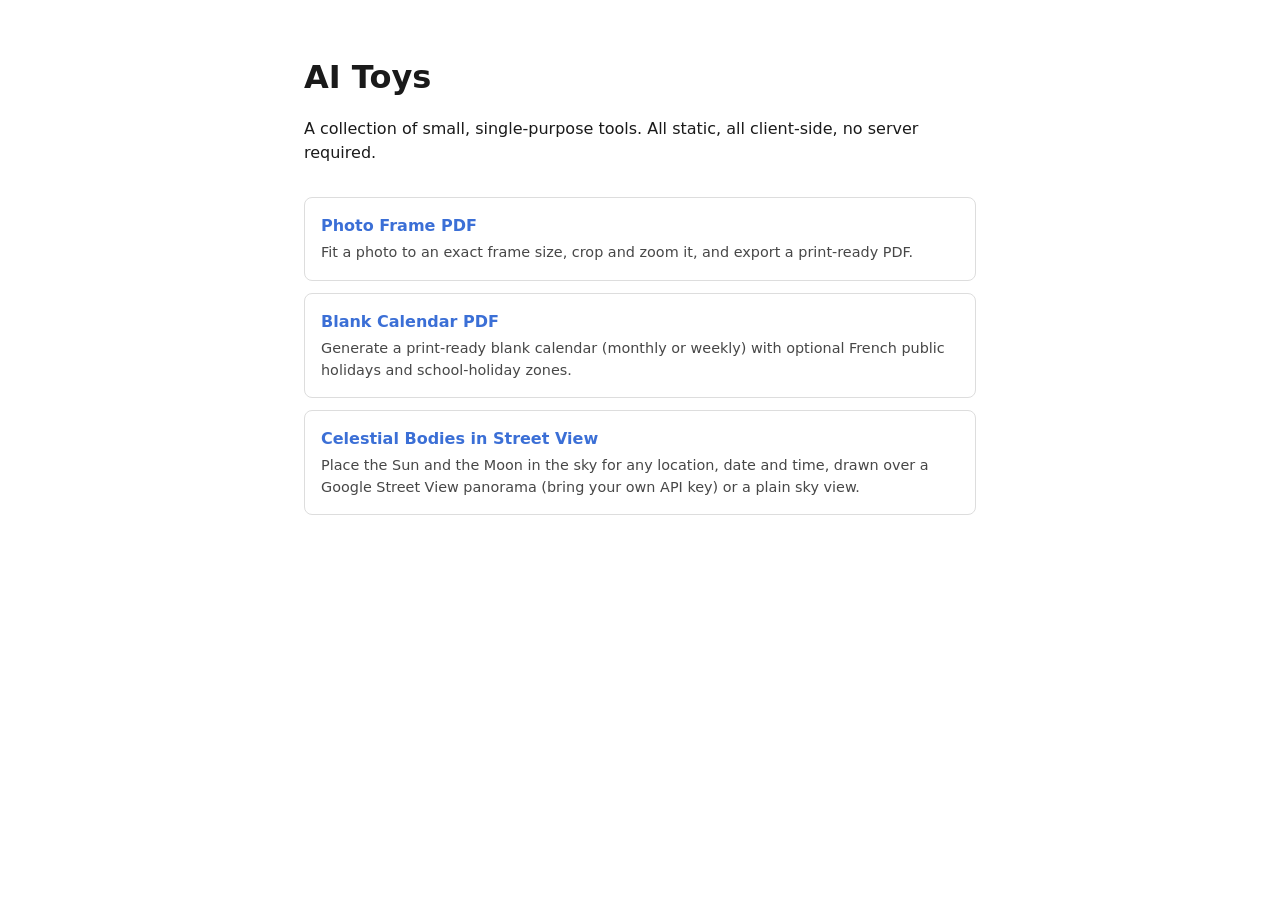
<file: index.html>
<!doctype html>
<html lang="en">
<head>
  <meta charset="UTF-8" />
  <meta name="viewport" content="width=device-width, initial-scale=1.0" />
  <title>AI Toys</title>
  <link rel="stylesheet" href="assets/style.css" />
</head>
<body>
  <header>
    <h1>AI Toys</h1>
    <p>A collection of small, single-purpose tools. All static, all client-side, no server required.</p>
  </header>

  <main>
    <ul id="tool-list" class="tool-list">
      <li>
        <a href="photo-frame-pdf/index.html">Photo Frame PDF</a>
        <p>Fit a photo to an exact frame size, crop and zoom it, and export a print-ready PDF.</p>
      </li>
      <li>
        <a href="calendar-pdf/index.html">Blank Calendar PDF</a>
        <p>Generate a print-ready blank calendar (monthly or weekly) with optional French public holidays and school-holiday zones.</p>
      </li>
      <li>
        <a href="celestial-streetview/index.html">Celestial Bodies in Street View</a>
        <p>Place the Sun and the Moon in the sky for any location, date and time, drawn over a Google Street View panorama (bring your own API key) or a plain sky view.</p>
      </li>
    </ul>
  </main>
</body>
</html>
</file>
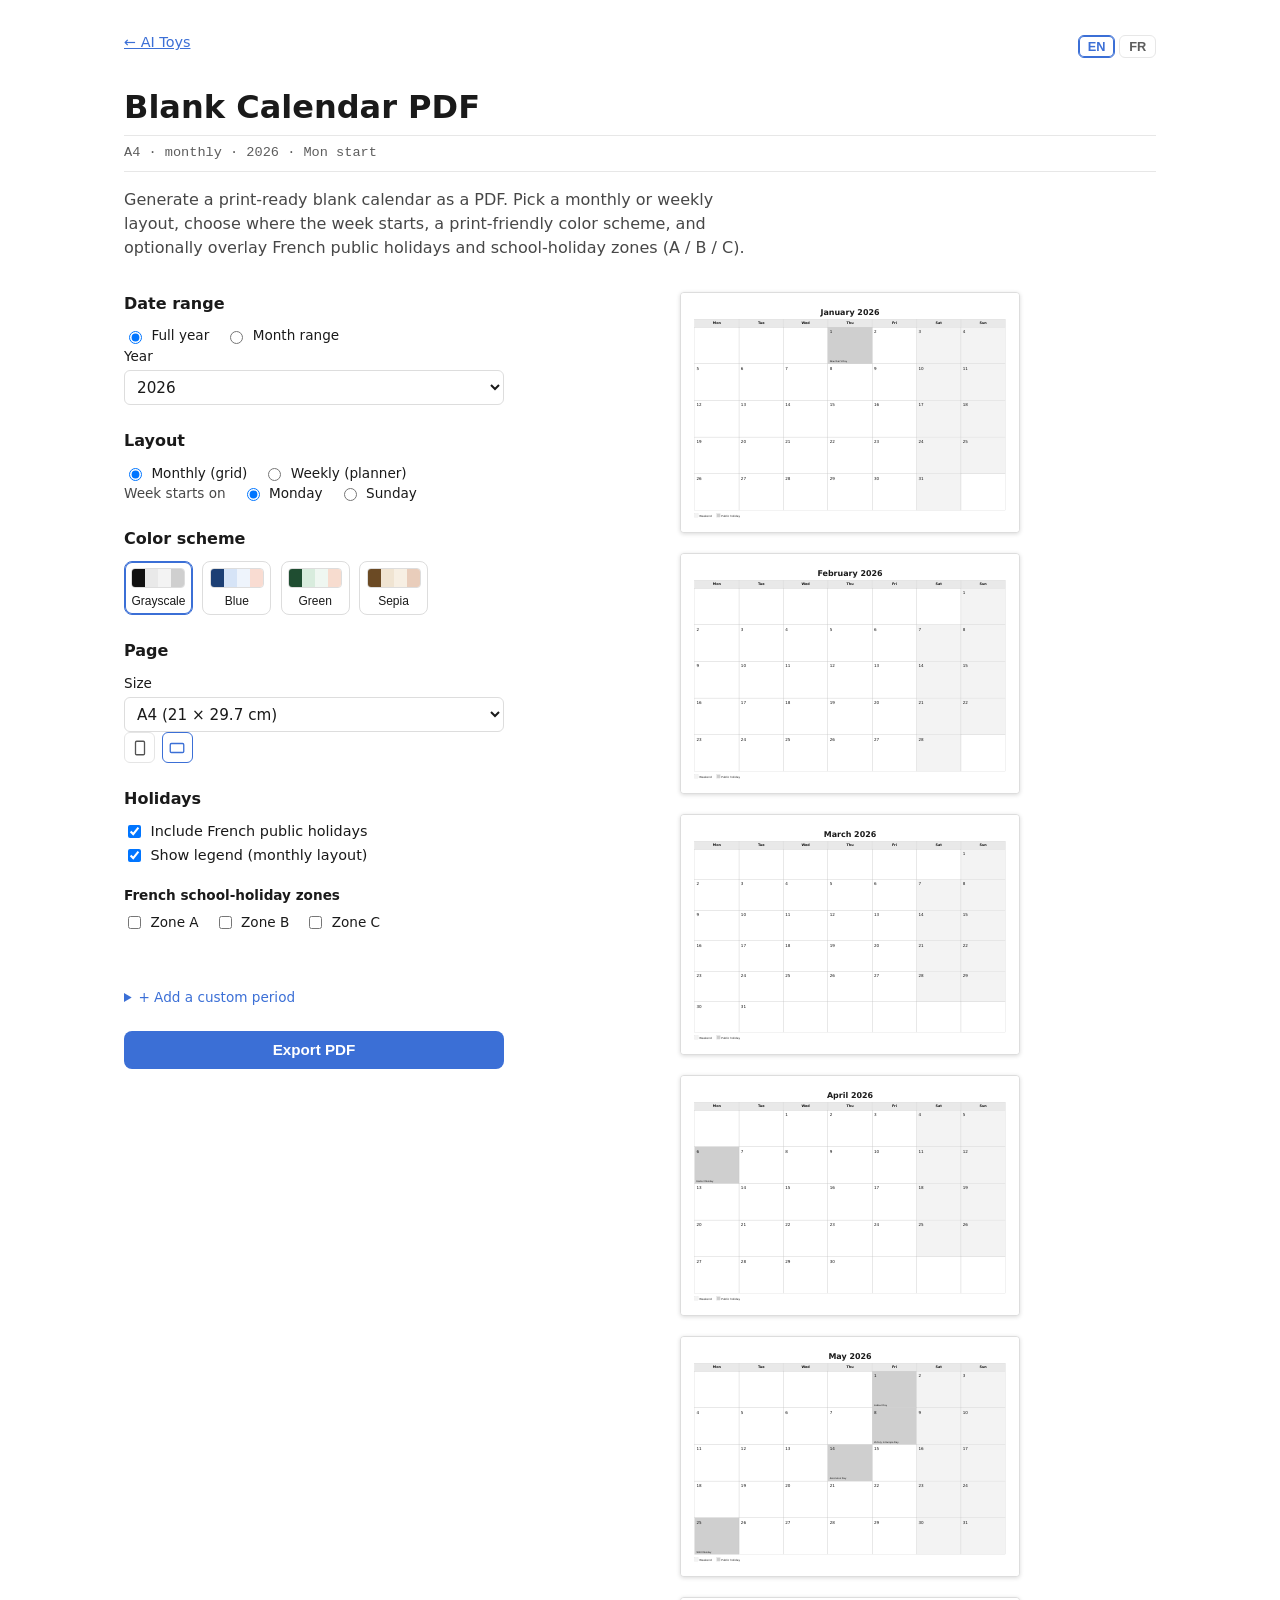
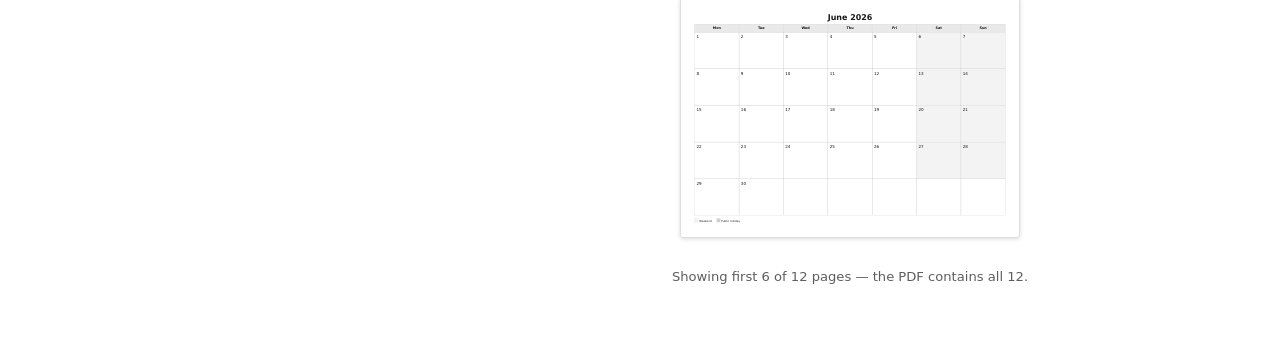
<file: calendar-pdf/index.html>
<!doctype html>
<html lang="en">
<head>
  <meta charset="UTF-8" />
  <meta name="viewport" content="width=device-width, initial-scale=1.0" />
  <title>Blank Calendar PDF — AI Toys</title>
  <link rel="stylesheet" href="../assets/style.css" />
  <link rel="stylesheet" href="style.css" />
</head>
<body class="wide">
  <header>
    <div class="header-top">
      <p class="back-link"><a href="../index.html">&larr; AI Toys</a></p>
      <div class="lang-toggle" role="radiogroup" aria-label="Language">
        <button type="button" data-lang="en" class="lang-btn">EN</button>
        <button type="button" data-lang="fr" class="lang-btn">FR</button>
      </div>
    </div>
    <h1 data-i18n="app_title">Blank Calendar PDF</h1>
    <p class="spec-line" id="spec-line"></p>
    <p class="lede" data-i18n="lede">Generate a print-ready blank calendar as a PDF. Pick a monthly or weekly layout, choose where the week starts, a print-friendly color scheme, and optionally overlay French public holidays and school-holiday zones (A / B / C).</p>
  </header>

  <main class="tool-layout">
    <section class="controls" aria-label="Settings">
      <div class="field-group">
        <h2 data-i18n="h_range">Date range</h2>
        <div class="field-row seg">
          <label><input type="radio" name="range-mode" value="year" checked /> <span data-i18n="opt_fullyear">Full year</span></label>
          <label><input type="radio" name="range-mode" value="months" /> <span data-i18n="opt_monthrange">Month range</span></label>
        </div>
        <div id="year-fields" class="field-row">
          <label><span data-i18n="lbl_year">Year</span>
            <select id="year-select"></select>
          </label>
        </div>
        <div id="months-fields" hidden>
          <div class="field-row">
            <label><span data-i18n="lbl_from_month">From (month)</span>
              <select id="start-month"></select>
            </label>
            <label><span data-i18n="lbl_year">Year</span>
              <select id="start-year"></select>
            </label>
          </div>
          <div class="field-row">
            <label><span data-i18n="lbl_to_month">To (month)</span>
              <select id="end-month"></select>
            </label>
            <label><span data-i18n="lbl_year">Year</span>
              <select id="end-year"></select>
            </label>
          </div>
        </div>
      </div>

      <div class="field-group">
        <h2 data-i18n="h_layout">Layout</h2>
        <div class="field-row seg">
          <label><input type="radio" name="layout" value="month" checked /> <span data-i18n="opt_monthly">Monthly (grid)</span></label>
          <label><input type="radio" name="layout" value="week" /> <span data-i18n="opt_weekly">Weekly (planner)</span></label>
        </div>
        <div class="field-row seg">
          <span class="seg-label" data-i18n="lbl_weekstart">Week starts on</span>
          <label><input type="radio" name="week-start" value="1" checked /> <span data-i18n="opt_monday">Monday</span></label>
          <label><input type="radio" name="week-start" value="0" /> <span data-i18n="opt_sunday">Sunday</span></label>
        </div>
      </div>

      <div class="field-group">
        <h2 data-i18n="h_colors">Color scheme</h2>
        <div id="theme-swatches" class="theme-swatches" role="radiogroup" aria-label="Color scheme"></div>
      </div>

      <div class="field-group">
        <h2 data-i18n="h_page">Page</h2>
        <div class="field-row">
          <label><span data-i18n="lbl_size">Size</span>
            <select id="page-size">
              <option value="a4" selected>A4 (21 × 29.7 cm)</option>
              <option value="letter">Letter (21.6 × 27.9 cm)</option>
            </select>
          </label>
        </div>
        <div class="orientation-row" role="group" aria-label="Page orientation">
          <label class="orientation-option">
            <input type="radio" name="orientation" value="portrait" />
            <svg class="orientation-icon" viewBox="0 0 24 24" aria-hidden="true"><rect x="6" y="3" width="12" height="18" rx="1.5" /></svg>
          </label>
          <label class="orientation-option">
            <input type="radio" name="orientation" value="landscape" checked />
            <svg class="orientation-icon" viewBox="0 0 24 24" aria-hidden="true"><rect x="3" y="6" width="18" height="12" rx="1.5" /></svg>
          </label>
        </div>
      </div>

      <div class="field-group">
        <h2 data-i18n="h_holidays">Holidays</h2>
        <label class="check-line">
          <input type="checkbox" id="include-holidays" checked />
          <span data-i18n="chk_publicholidays">Include French public holidays</span>
        </label>
        <label class="check-line">
          <input type="checkbox" id="show-legend" checked />
          <span data-i18n="chk_legend">Show legend (monthly layout)</span>
        </label>

        <p class="sub-label" data-i18n="lbl_zones">French school-holiday zones</p>
        <div class="field-row seg zones-row">
          <label><input type="checkbox" class="zone-toggle" value="A" /> Zone A</label>
          <label><input type="checkbox" class="zone-toggle" value="B" /> Zone B</label>
          <label><input type="checkbox" class="zone-toggle" value="C" /> Zone C</label>
        </div>
        <p id="zones-status" class="status-msg" role="status"></p>

        <ul id="period-list" class="period-list"></ul>

        <details class="add-period">
          <summary data-i18n="sum_addperiod">+ Add a custom period</summary>
          <div class="add-period-body">
            <label><span data-i18n="lbl_name">Name</span>
              <input type="text" id="custom-label" data-i18n-ph="ph_name" placeholder="e.g. Trip" maxlength="40" />
            </label>
            <div class="field-row">
              <label><span data-i18n="lbl_start">Start</span>
                <input type="date" id="custom-start" />
              </label>
              <label><span data-i18n="lbl_end">End</span>
                <input type="date" id="custom-end" />
              </label>
            </div>
            <button type="button" id="add-period-btn" class="secondary" data-i18n="btn_addperiod">Add period</button>
          </div>
        </details>
      </div>

      <button type="button" id="export-btn" class="primary" data-i18n="btn_export">Export PDF</button>
      <p id="status-msg" class="status-msg" role="status"></p>
    </section>

    <section class="preview-pane" aria-label="Calendar preview">
      <div id="pages-preview" class="pages-preview"></div>
      <p id="preview-note" class="preview-note"></p>
    </section>
  </main>

  <template id="period-item-template">
    <li class="period-item">
      <span class="period-swatch" aria-hidden="true"></span>
      <span class="period-text"></span>
      <button type="button" class="remove-period-btn" aria-label="Remove" title="Remove">&times;</button>
    </li>
  </template>

  <script src="vendor/jspdf.umd.min.js"></script>
  <script src="app.js"></script>
</body>
</html>
</file>
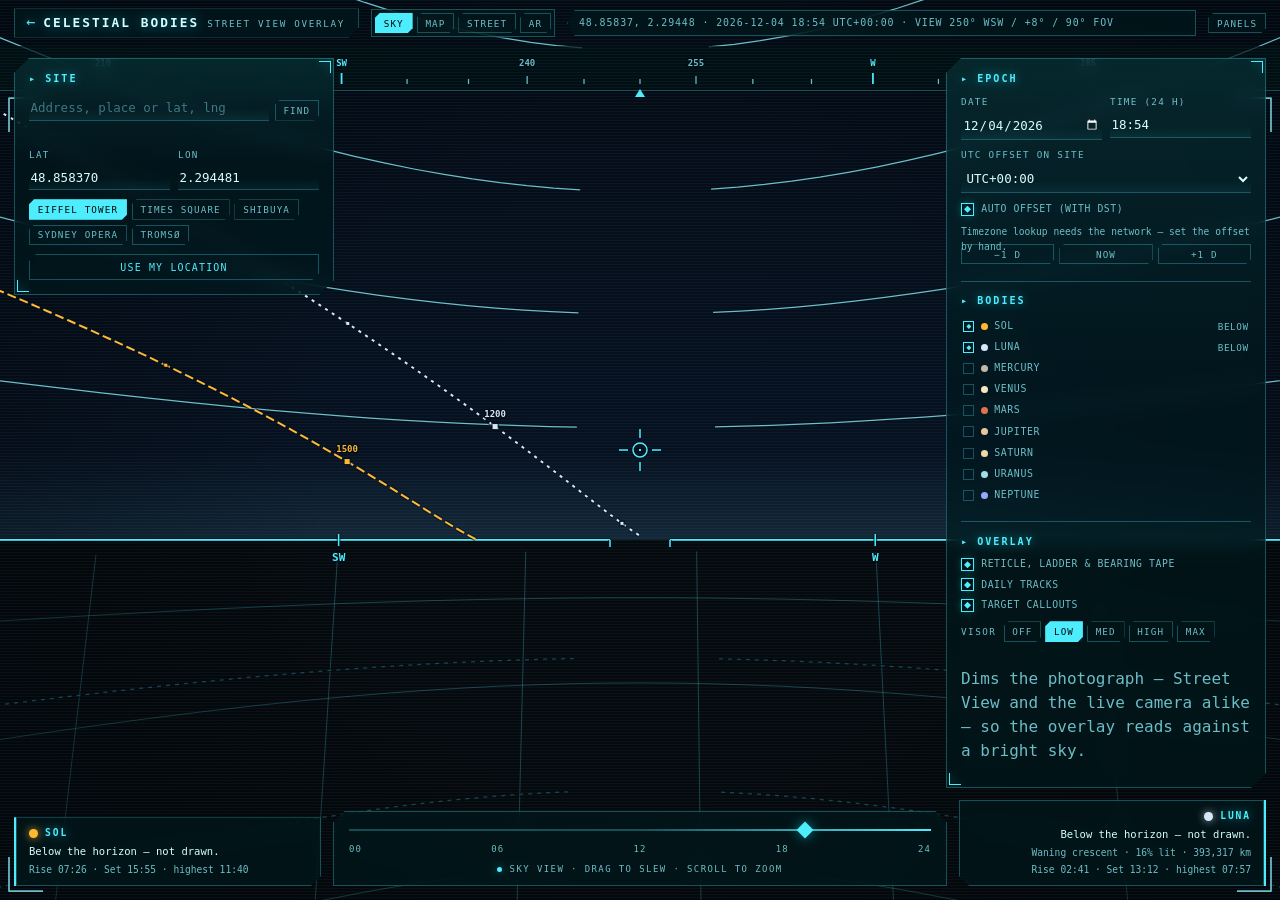
<file: celestial-streetview/index.html>
<!doctype html>
<html lang="en">
<head>
  <meta charset="UTF-8" />
  <meta name="viewport" content="width=device-width, initial-scale=1.0, viewport-fit=cover" />
  <!-- Never let a key passed as ?apikey= reach a third party in a Referer. -->
  <meta name="referrer" content="strict-origin" />
  <title>Celestial Bodies in Street View — AI Toys</title>
  <link rel="stylesheet" href="../assets/style.css" />
  <link rel="stylesheet" href="style.css" />
</head>
<body class="hud">
  <div class="view-wrap" id="view-wrap">
    <video id="cam" class="cam" playsinline muted autoplay hidden></video>
    <div id="pano" class="pano" hidden></div>
    <canvas id="overlay" class="overlay"></canvas>
  </div>

  <div class="hud-layer">
    <header class="hud-header">
      <div class="hud-ident">
        <a class="back-link" href="../index.html" title="Back to AI Toys">&larr;</a>
        <h1>Celestial Bodies</h1>
        <span class="hud-sub">street view overlay</span>
      </div>
      <div class="mode-row" id="mode-row" role="group" aria-label="View mode">
        <button type="button" class="chip" data-mode="sky">Sky</button>
        <button type="button" class="chip" data-mode="map">Map</button>
        <button type="button" class="chip" data-mode="street">Street</button>
        <button type="button" class="chip" data-mode="ar">AR</button>
      </div>
      <div class="panel-tabs" id="panel-tabs" role="group" aria-label="Panel">
        <button type="button" class="chip" data-panel="left" aria-pressed="true">Site</button>
        <button type="button" class="chip" data-panel="right" aria-pressed="false">Setup</button>
      </div>
      <p class="spec-line" id="spec-line"></p>
      <button type="button" class="chip" id="panels-toggle" aria-expanded="true">Panels</button>
    </header>

    <section class="hud-panel panel-left" aria-label="Location">
      <h2>&#9656; Site</h2>

      <div class="search-row">
        <input type="text" id="search-input" autocomplete="off" spellcheck="false" placeholder="Address, place or lat, lng" aria-label="Address or place" />
        <button type="button" class="chip" id="search-btn">Find</button>
      </div>
      <ul class="search-results" id="search-results" hidden></ul>
      <p class="status-msg" id="search-status"></p>

      <div class="field-row">
        <label><span>Lat</span>
          <input type="number" id="lat" step="0.000001" min="-90" max="90" value="48.858370" />
        </label>
        <label><span>Lon</span>
          <input type="number" id="lon" step="0.000001" min="-180" max="180" value="2.294481" />
        </label>
      </div>

      <div class="presets" id="presets"></div>
      <button type="button" class="secondary" id="geolocate-btn">Use my location</button>
    </section>

    <section class="hud-panel panel-right" aria-label="Time and view">
      <h2>&#9656; Epoch</h2>
      <div class="field-row">
        <label><span>Date</span>
          <input type="date" id="date" />
        </label>
        <label><span>Time (24 h)</span>
          <input type="text" id="time" inputmode="numeric" maxlength="5" placeholder="HH:MM" pattern="([01][0-9]|2[0-3]):[0-5][0-9]" />
        </label>
      </div>
      <label class="stacked"><span>UTC offset on site</span>
        <select id="tz"></select>
      </label>
      <label class="check-line"><input type="checkbox" id="auto-tz" checked /> <span>Auto offset (with DST)</span></label>
      <p class="status-msg" id="tz-status"></p>
      <div class="button-row">
        <button type="button" class="chip" id="prev-day">&minus;1 d</button>
        <button type="button" class="chip" id="now-btn">Now</button>
        <button type="button" class="chip" id="next-day">+1 d</button>
      </div>

      <h2 class="spaced">&#9656; Bodies</h2>
      <ul class="body-list" id="body-list"></ul>

      <h2 class="spaced">&#9656; Overlay</h2>
      <div class="check-list">
        <label class="check-line"><input type="checkbox" id="show-compass" checked /> <span>Reticle, ladder &amp; bearing tape</span></label>
        <label class="check-line"><input type="checkbox" id="show-paths" checked /> <span>Daily tracks</span></label>
        <label class="check-line"><input type="checkbox" id="show-labels" checked /> <span>Target callouts</span></label>
      </div>
      <div class="visor-row" id="visor-row" role="group" aria-label="Imagery dimmer">
        <span class="visor-label">Visor</span>
        <button type="button" class="chip" data-visor="0">Off</button>
        <button type="button" class="chip" data-visor="0.25">Low</button>
        <button type="button" class="chip" data-visor="0.45">Med</button>
        <button type="button" class="chip" data-visor="0.65">High</button>
        <button type="button" class="chip" data-visor="0.82">Max</button>
      </div>
      <p class="hint">Dims the photograph &mdash; Street View and the live camera alike &mdash; so the overlay reads against a bright sky.</p>

      <h2 class="spaced">&#9656; Calibration</h2>
      <p class="hint">Street View reports a zoom level, never its field of view. If the bodies slide off the scenery as you pan, the focal length is off — correct it here. <strong>Street View only:</strong> in AR, pinch the picture instead until the bodies sit on the scenery.</p>
      <div class="visor-row" id="basis-row" role="group" aria-label="Field of view basis">
        <span class="visor-label">Basis</span>
        <button type="button" class="chip" data-basis="width">W</button>
        <button type="button" class="chip" data-basis="height">H</button>
        <button type="button" class="chip" data-basis="diagonal">Diag</button>
      </div>
      <label class="stacked"><span>FOV trim <b id="trim-value">×1.00</b></span>
        <input type="range" id="fov-trim" min="0.6" max="1.6" step="0.01" value="1" />
      </label>
      <label class="check-line"><input type="checkbox" id="use-sensors" /> <span>Point with the phone (compass &amp; tilt)</span></label>
      <div class="align-block" id="align-block" hidden>
        <div class="visor-row">
          <button type="button" class="chip" id="align-start">Align on a body&hellip;</button>
          <button type="button" class="chip" id="align-confirm" hidden>Confirm</button>
          <button type="button" class="chip" id="align-reset">Reset trim</button>
        </div>
        <div class="presets" id="align-picker" hidden></div>
        <p class="status-msg" id="align-status"></p>
      </div>
      <button type="button" class="secondary" id="key-btn">Street View imagery&hellip;</button>
      <p class="status-msg" id="status-msg"></p>
      <p class="status-msg" id="sensor-status"></p>
      <label class="check-line"><input type="checkbox" id="show-sensor-raw" /> <span>Show raw sensor values</span></label>
      <p class="status-msg" id="sensor-raw"></p>
    </section>

    <footer class="hud-footer">
      <dl class="readout" id="sun-readout">
        <dt class="readout-title"><span class="swatch sun"></span> Sol</dt>
        <dd id="sun-position">&mdash;</dd>
        <dd class="muted" id="sun-times">&mdash;</dd>
      </dl>

      <div class="scrub">
        <input type="range" id="time-slider" min="0" max="1439" step="1" value="720" aria-label="Time of day" />
        <div class="scrub-ticks"><span>00</span><span>06</span><span>12</span><span>18</span><span>24</span></div>
        <p class="view-note" id="view-note">SKY VIEW &middot; DRAG TO SLEW &middot; SCROLL TO ZOOM</p>
      </div>

      <dl class="readout" id="moon-readout">
        <dt class="readout-title"><span class="swatch moon"></span> Luna</dt>
        <dd id="moon-position">&mdash;</dd>
        <dd class="muted" id="moon-phase">&mdash;</dd>
        <dd class="muted" id="moon-times">&mdash;</dd>
      </dl>
    </footer>
  </div>

  <dialog id="key-dialog" class="key-dialog">
    <form method="dialog">
      <h2>Street View imagery</h2>
      <p>This tool draws celestial bodies on top of a real Google Street View panorama. Google charges for that imagery, so it needs <strong>your own API key</strong> — there is no server behind this page to hold one for you.</p>
      <ol class="steps">
        <li>Open the <a href="https://console.cloud.google.com/google/maps-apis/" target="_blank" rel="noopener noreferrer">Google Maps Platform console</a> and pick or create a project (billing must be enabled; Google includes a monthly free allowance).</li>
        <li>Enable the <strong>Maps JavaScript API</strong> for that project.</li>
        <li>Go to <em>Credentials &rarr; Create credentials &rarr; API key</em>.</li>
        <li>Restrict the key to the sites you use it from (HTTP referrer) so nobody else can spend it.</li>
      </ol>
      <p class="privacy"><strong>Where the key goes:</strong> it is kept in this browser&rsquo;s local storage and sent only to Google when the panorama loads. This page has no backend and never transmits it anywhere else. Clear it any time with <em>Remove key</em>.</p>
      <p class="privacy"><strong>Preloading it from a link:</strong> open <code>?apikey=YOUR_KEY</code> (or the safer <code>#apikey=YOUR_KEY</code>, which never reaches any server) and the key is saved here, then wiped from the address bar so it cannot be bookmarked or copied out by accident. Treat such a link as the key itself &mdash; anyone you send it to gets your quota. Restrict the key by HTTP referrer first.</p>
      <label class="stacked"><span>API key</span>
        <input type="text" id="key-input" autocomplete="off" spellcheck="false" placeholder="AIza…" />
      </label>
      <p class="status-msg" id="key-status"></p>
      <p class="privacy">Without a key everything still works in <strong>Sky view</strong>: same positions, same tracks, just a plain horizon instead of a photo.</p>
      <div class="dialog-actions">
        <button type="button" class="chip" id="key-remove">Remove key</button>
        <span class="spacer"></span>
        <button type="submit" class="chip" value="cancel">Cancel</button>
        <button type="button" class="primary" id="key-save">Save &amp; load imagery</button>
      </div>
    </form>
  </dialog>

  <script src="astro.js"></script>
  <script src="app.js"></script>
</body>
</html>
</file>
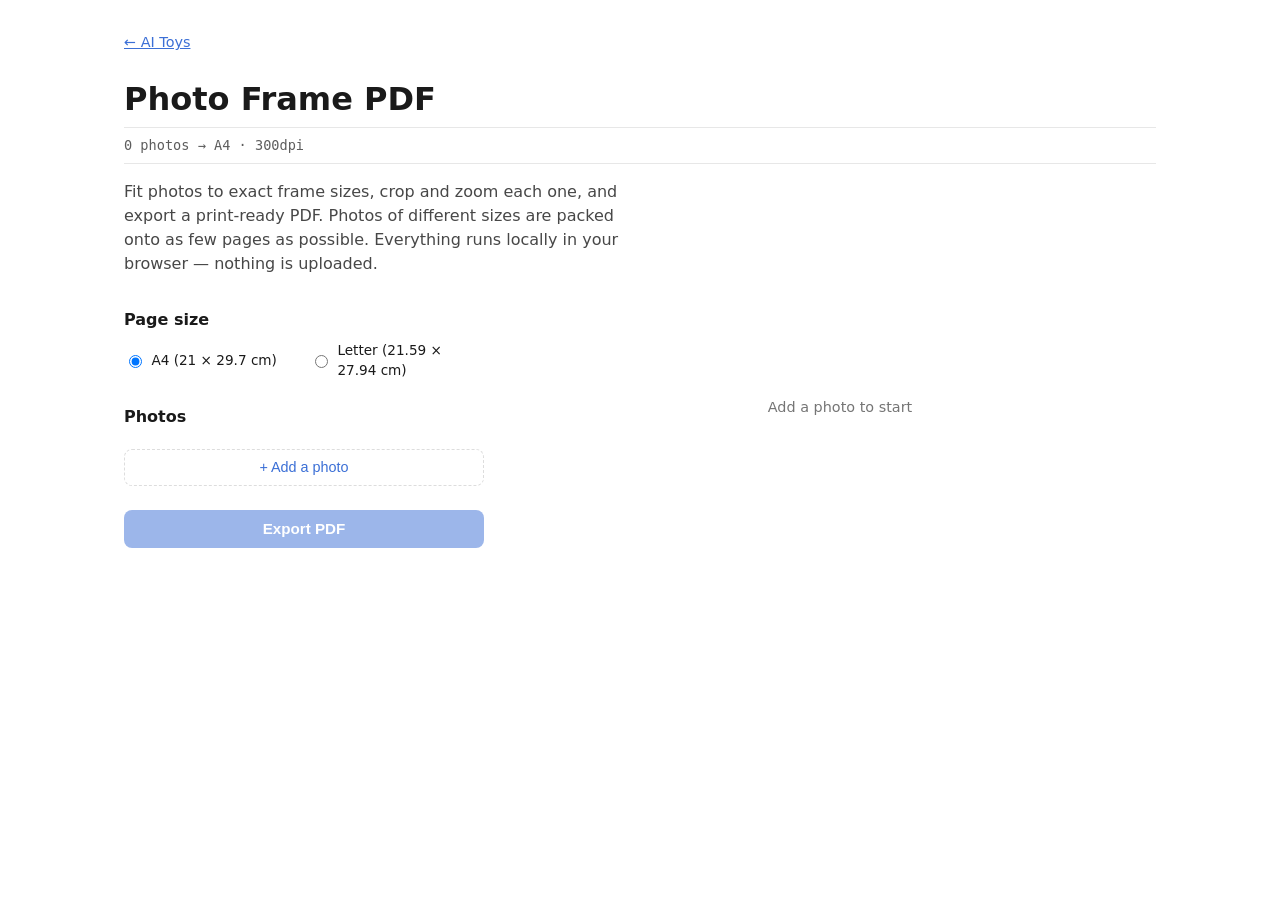
<file: photo-frame-pdf/index.html>
<!doctype html>
<html lang="en">
<head>
  <meta charset="UTF-8" />
  <meta name="viewport" content="width=device-width, initial-scale=1.0" />
  <title>Photo Frame PDF — AI Toys</title>
  <link rel="stylesheet" href="../assets/style.css" />
  <link rel="stylesheet" href="style.css" />
</head>
<body class="wide">
  <header>
    <p class="back-link"><a href="../index.html">&larr; AI Toys</a></p>
    <h1>Photo Frame PDF</h1>
    <p class="spec-line" id="spec-line">0 photos &rarr; A4 &middot; 300dpi</p>
    <p class="lede">Fit photos to exact frame sizes, crop and zoom each one, and export a print-ready PDF. Photos of different sizes are packed onto as few pages as possible. Everything runs locally in your browser — nothing is uploaded.</p>
  </header>

  <main class="tool-layout">
    <section class="controls" aria-label="Settings">
      <div class="field-group">
        <h2>Page size</h2>
        <div class="field-row">
          <label>
            <input type="radio" name="page-size" value="a4" checked />
            A4 (21 × 29.7 cm)
          </label>
          <label>
            <input type="radio" name="page-size" value="letter" />
            Letter (21.59 × 27.94 cm)
          </label>
        </div>
      </div>

      <div class="field-group">
        <h2>Photos</h2>
        <ul id="photo-list" class="photo-list"></ul>
        <button type="button" id="add-photo-btn" class="secondary">+ Add a photo</button>
        <input type="file" id="photo-input" accept="image/*" hidden />
      </div>

      <button type="button" id="export-btn" class="primary" disabled>Export PDF</button>
      <p id="status-msg" class="status-msg" role="status"></p>
    </section>

    <section class="preview-pane" aria-label="Page layout preview">
      <div id="pages-preview" class="pages-preview">
        <p class="placeholder" id="placeholder-msg">Add a photo to start</p>
      </div>
    </section>
  </main>

  <template id="photo-item-template">
    <li class="photo-item">
      <div class="photo-item-crop">
        <div class="crop-stage">
          <canvas class="crop-canvas"></canvas>
        </div>
      </div>
      <div class="photo-item-fields">
        <div class="field-row">
          <label>
            Width (cm)
            <input type="number" class="frame-width" min="1" step="0.1" value="10" />
          </label>
          <label>
            Height (cm)
            <input type="number" class="frame-height" min="1" step="0.1" value="15" />
          </label>
        </div>
        <div class="orientation-row" role="group" aria-label="Frame orientation">
          <label class="orientation-option">
            <input type="radio" name="orientation" value="portrait" checked />
            <svg class="orientation-icon" viewBox="0 0 24 24" aria-hidden="true">
              <rect x="6" y="3" width="12" height="18" rx="1.5" />
            </svg>
          </label>
          <label class="orientation-option">
            <input type="radio" name="orientation" value="landscape" />
            <svg class="orientation-icon" viewBox="0 0 24 24" aria-hidden="true">
              <rect x="3" y="6" width="18" height="12" rx="1.5" />
            </svg>
          </label>
        </div>
        <div class="presets">
          <button type="button" data-w="10" data-h="15">10×15</button>
          <button type="button" data-w="13" data-h="18">13×18</button>
          <button type="button" data-w="15" data-h="20">15×20</button>
          <button type="button" data-w="21" data-h="29.7">A4</button>
        </div>
        <label class="bleed-field">
          Safety margin (mm)
          <input type="number" class="bleed-margin" min="0" step="0.5" value="2" />
        </label>
      </div>
      <button type="button" class="remove-photo-btn" aria-label="Remove this photo" title="Remove this photo">&times;</button>
    </li>
  </template>

  <script src="vendor/jspdf.umd.min.js"></script>
  <script src="app.js"></script>
</body>
</html>
</file>
<file: assets/style.css>
:root {
  color-scheme: light dark;
  --bg: #ffffff;
  --fg: #1a1a1a;
  --accent: #3b6fd6;
  --border: #dddddd;
}

@media (prefers-color-scheme: dark) {
  :root {
    --bg: #12141a;
    --fg: #eaeaea;
    --accent: #7aa2ff;
    --border: #333333;
  }
}

* {
  box-sizing: border-box;
}

body {
  margin: 0 auto;
  max-width: 720px;
  padding: 2rem 1.5rem 4rem;
  background: var(--bg);
  color: var(--fg);
  font-family: system-ui, -apple-system, "Segoe UI", Roboto, sans-serif;
  line-height: 1.5;
}

header {
  margin-bottom: 2rem;
}

header h1 {
  margin-bottom: 0.25rem;
}

a {
  color: var(--accent);
}

.tool-list {
  list-style: none;
  padding: 0;
  margin: 0;
  display: flex;
  flex-direction: column;
  gap: 0.75rem;
}

.tool-list li {
  border: 1px solid var(--border);
  border-radius: 8px;
  padding: 1rem;
}

.tool-list a {
  font-weight: 600;
  text-decoration: none;
}

.tool-list a:hover {
  text-decoration: underline;
}

.tool-list p {
  margin: 0.25rem 0 0;
  opacity: 0.8;
  font-size: 0.9rem;
}
</file>
<file: calendar-pdf/style.css>
/* Blank Calendar PDF — uses the shared color tokens from assets/style.css */

body.wide {
  max-width: 1080px;
}

[hidden] {
  display: none !important;
}

.header-top {
  display: flex;
  align-items: center;
  justify-content: space-between;
  gap: 1rem;
}

.back-link {
  margin: 0 0 0.5rem;
  font-size: 0.9rem;
}

.lang-toggle {
  display: flex;
  gap: 0.25rem;
}

.lang-btn {
  border: 1px solid var(--border);
  background: transparent;
  color: var(--fg);
  border-radius: 6px;
  padding: 0.2rem 0.55rem;
  font-size: 0.8rem;
  font-weight: 600;
  cursor: pointer;
  opacity: 0.7;
}

.lang-btn:hover {
  border-color: var(--accent);
  color: var(--accent);
  opacity: 1;
}

.lang-btn[aria-checked="true"] {
  border-color: var(--accent);
  color: var(--accent);
  opacity: 1;
  box-shadow: inset 0 0 0 1px var(--accent);
}

.spec-line {
  font-family: ui-monospace, "SFMono-Regular", Menlo, Consolas, monospace;
  font-size: 0.85rem;
  color: var(--fg);
  opacity: 0.7;
  border-top: 1px solid var(--border);
  border-bottom: 1px solid var(--border);
  padding: 0.45rem 0;
  margin: 0 0 1rem;
}

.lede {
  opacity: 0.8;
  max-width: 62ch;
}

.tool-layout {
  display: grid;
  grid-template-columns: minmax(300px, 380px) minmax(0, 1fr);
  gap: clamp(1.5rem, 4vw, 2.5rem);
  align-items: start;
}

@media (max-width: 820px) {
  .tool-layout {
    grid-template-columns: 1fr;
  }
}

.controls {
  display: flex;
  flex-direction: column;
  gap: 1.5rem;
  min-width: 0;
}

.field-group h2 {
  font-size: 1rem;
  margin: 0 0 0.6rem;
}

.field-row {
  display: flex;
  flex-wrap: wrap;
  gap: 0.75rem;
  align-items: end;
}

.field-row label {
  display: flex;
  flex-direction: column;
  gap: 0.25rem;
  font-size: 0.85rem;
  flex: 1;
  min-width: 90px;
}

.field-row.seg {
  gap: 1rem;
}

.field-row.seg label,
.check-line,
.zones-row label {
  flex-direction: row;
  align-items: center;
  gap: 0.4rem;
  flex: 0 0 auto;
  min-width: 0;
  cursor: pointer;
}

.seg-label {
  font-size: 0.85rem;
  opacity: 0.8;
}

.sub-label {
  font-size: 0.85rem;
  font-weight: 600;
  margin: 1rem 0 0.4rem;
}

.check-line {
  display: inline-flex;
  font-size: 0.9rem;
}

select,
input[type="text"],
input[type="date"] {
  padding: 0.4rem 0.5rem;
  border: 1px solid var(--border);
  border-radius: 6px;
  background: transparent;
  color: var(--fg);
  font-size: 0.95rem;
  width: 100%;
  font-family: inherit;
}

select {
  cursor: pointer;
}

select:focus-visible,
input:focus-visible,
button:focus-visible,
.theme-swatch:focus-visible,
.orientation-option:has(input:focus-visible) {
  outline: 2px solid var(--accent);
  outline-offset: 2px;
}

/* --- Color scheme swatches --- */

.theme-swatches {
  display: flex;
  flex-wrap: wrap;
  gap: 0.6rem;
}

.theme-swatch {
  display: flex;
  flex-direction: column;
  align-items: center;
  gap: 0.35rem;
  padding: 0.4rem;
  border: 1px solid var(--border);
  border-radius: 8px;
  background: transparent;
  color: var(--fg);
  cursor: pointer;
  font-size: 0.75rem;
  min-width: 68px;
}

.theme-swatch:hover {
  border-color: var(--accent);
}

.theme-swatch[aria-checked="true"] {
  border-color: var(--accent);
  box-shadow: inset 0 0 0 1px var(--accent);
}

.theme-swatch .swatch-strip {
  display: flex;
  border-radius: 4px;
  overflow: hidden;
  width: 54px;
  height: 20px;
  border: 1px solid var(--border);
}

.theme-swatch .swatch-strip span {
  flex: 1;
}

/* --- Orientation toggle (shared pattern with photo-frame-pdf) --- */

.orientation-row {
  display: flex;
  gap: 0.4rem;
}

.orientation-option {
  position: relative;
  display: flex;
  align-items: center;
  justify-content: center;
  padding: 0.35rem;
  border: 1px solid var(--border);
  border-radius: 6px;
  cursor: pointer;
  opacity: 0.75;
}

.orientation-option:hover,
.orientation-option:has(input:checked) {
  border-color: var(--accent);
  color: var(--accent);
  opacity: 1;
}

.orientation-option input[type="radio"] {
  position: absolute;
  width: 1px;
  height: 1px;
  overflow: hidden;
  clip: rect(0 0 0 0);
}

.orientation-icon {
  width: 18px;
  height: 18px;
  fill: none;
  stroke: currentColor;
  stroke-width: 1.75;
}

/* --- Period list --- */

.period-list {
  list-style: none;
  margin: 0.75rem 0 0;
  padding: 0;
  display: flex;
  flex-direction: column;
  gap: 0.4rem;
}

.period-item {
  display: flex;
  align-items: center;
  gap: 0.5rem;
  border: 1px solid var(--border);
  border-radius: 6px;
  padding: 0.35rem 0.5rem;
  font-size: 0.82rem;
}

.period-swatch {
  width: 14px;
  height: 14px;
  border-radius: 3px;
  border: 1px solid var(--border);
  flex: 0 0 auto;
}

.period-text {
  flex: 1;
  min-width: 0;
}

.remove-period-btn {
  width: 1.4rem;
  height: 1.4rem;
  line-height: 1;
  border: 1px solid var(--border);
  border-radius: 50%;
  background: transparent;
  color: var(--fg);
  opacity: 0.6;
  cursor: pointer;
  font-size: 0.9rem;
  flex: 0 0 auto;
}

.remove-period-btn:hover {
  border-color: var(--accent);
  color: var(--accent);
  opacity: 1;
}

.add-period {
  margin-top: 0.75rem;
  font-size: 0.85rem;
}

.add-period summary {
  cursor: pointer;
  color: var(--accent);
}

.add-period-body {
  display: flex;
  flex-direction: column;
  gap: 0.5rem;
  margin-top: 0.6rem;
}

/* --- Buttons --- */

button.primary {
  background: var(--accent);
  color: #fff;
  border: none;
  border-radius: 8px;
  padding: 0.65rem 1rem;
  font-size: 0.95rem;
  cursor: pointer;
  font-weight: 600;
}

button.primary:disabled {
  opacity: 0.5;
  cursor: not-allowed;
}

button.secondary {
  background: transparent;
  color: var(--accent);
  border: 1px dashed var(--border);
  border-radius: 8px;
  padding: 0.55rem 1rem;
  font-size: 0.9rem;
  cursor: pointer;
}

button.secondary:hover {
  border-color: var(--accent);
}

.status-msg {
  font-size: 0.82rem;
  min-height: 1.2em;
  opacity: 0.85;
}

/* --- Preview --- */

.preview-pane {
  display: flex;
  flex-direction: column;
  align-items: center;
  gap: 1rem;
  min-width: 0;
  width: 100%;
}

.pages-preview {
  display: flex;
  flex-wrap: wrap;
  justify-content: center;
  gap: 1.25rem;
  width: 100%;
  min-height: 200px;
}

.page-svg {
  width: var(--sheet-w, 240px);
  height: auto;
  border: 1px solid var(--border);
  border-radius: 4px;
  background: #fff;
  box-shadow: 0 1px 4px rgba(0, 0, 0, 0.15);
}

.preview-note {
  font-size: 0.82rem;
  opacity: 0.7;
  text-align: center;
}

@media (prefers-reduced-motion: no-preference) {
  .theme-swatch,
  button.secondary,
  button.primary,
  .remove-period-btn,
  .orientation-option {
    transition: border-color 0.15s ease, color 0.15s ease, opacity 0.15s ease;
  }
}
</file>
<file: celestial-streetview/style.css>
/* Celestial Bodies in Street View — layout and HUD skin.

   The shared color tokens from assets/style.css are never redefined here. The
   --hud-* variables below are *new* names scoped to this tool's body: the page
   is a full-viewport overlay sitting on photography, so its panels need a
   surface that stays legible over a night panorama in either system theme.
   var(--accent) still drives focus rings and the primary action.

   Everything is driven off a single hue: set --hud-hue to 35 for an amber
   cockpit, 145 for phosphor green. app.js reads these same custom properties
   back out with getComputedStyle, so the canvas HUD recolors with the CSS. */

@property --hud-sweep {
  syntax: "<percentage>";
  initial-value: -20%;
  inherits: false;
}

@property --hud-pulse {
  syntax: "<number>";
  initial-value: 1;
  inherits: false;
}

body.hud {
  --hud-hue: 205;
  --hud-ink: oklch(0.87 0.13 var(--hud-hue));
  --hud-ink-strong: oklch(0.97 0.04 var(--hud-hue));
  --hud-ink-dim: oklch(0.84 0.09 var(--hud-hue) / 0.85);
  --hud-line: oklch(0.8 0.12 var(--hud-hue) / 0.32);
  --hud-faint: oklch(0.82 0.12 var(--hud-hue) / 0.28);
  --visor: 0.25;
  --hud-glow: oklch(0.87 0.16 var(--hud-hue) / 0.55);
  --hud-surface: oklch(0.19 0.035 var(--hud-hue) / 0.66);
  --hud-canvas-panel: oklch(0.16 0.03 var(--hud-hue) / 0.72);
  --hud-void: oklch(0.13 0.02 var(--hud-hue));
  --hud-sun: oklch(0.83 0.16 78);
  --hud-moon: oklch(0.92 0.03 250);

  --hud-top: 46px;
  --notch: 15px;
  --mono: ui-monospace, "SFMono-Regular", Menlo, Consolas, monospace;

  margin: 0;
  padding: 0;
  max-width: none;
  block-size: 100dvh;
  overflow: hidden;
  overscroll-behavior: none;
  background: var(--hud-void);
  color: var(--hud-ink-strong);
  font-family: var(--mono);
  text-rendering: optimizeLegibility;
}

[hidden] {
  display: none !important;
}

::selection {
  background: var(--hud-ink);
  color: var(--hud-void);
}

/* --- Stage: panorama + overlay canvas ---------------------------------- */

.view-wrap {
  position: fixed;
  inset: 0;
  overflow: hidden;
  background: var(--hud-void);
}

.cam {
  position: absolute;
  inset: 0;
  z-index: 0;
  inline-size: 100%;
  block-size: 100%;
  object-fit: cover;
  background: #000;
}

.pano,
.overlay {
  position: absolute;
  inset: 0;
  inline-size: 100%;
  block-size: 100%;
}

/* z-index 0 forces the panorama to build its own stacking context, so the
   high z-index layers Google injects inside it cannot paint over the overlay.
   Without this the whole HUD vanishes the moment Street View loads. */
.pano {
  z-index: 0;
}

.overlay {
  display: block;
  z-index: 2;
  touch-action: none;
  cursor: grab;
}

.view-wrap.street .overlay {
  pointer-events: none;
  cursor: default;
}

/* Visor: a scrim slid between the photograph (z 0) and the HUD (z 2). Street
   View only — the imageless sky view is already dark enough. */
.view-wrap.street::before,
.view-wrap.ar::before {
  content: "";
  position: absolute;
  inset: 0;
  z-index: 1;
  pointer-events: none;
  background: oklch(0.12 0.02 var(--hud-hue) / var(--visor));
}

.overlay.dragging {
  cursor: grabbing;
}

/* CRT scanlines + bloom, painted above the canvas (same z-index, later in tree
   order) but below the controls. Cheaper here than re-filling them per frame. */
.view-wrap::after {
  content: "";
  position: absolute;
  inset: 0;
  z-index: 2;
  pointer-events: none;
  background:
    repeating-linear-gradient(
      to bottom,
      oklch(0.8 0.12 var(--hud-hue) / 0.05) 0 1px,
      transparent 1px 3px
    );
  mix-blend-mode: screen;
}

/* --- HUD layer -------------------------------------------------------- */

.hud-layer {
  position: fixed;
  inset: 0;
  z-index: 3;
  display: grid;
  grid-template-columns: minmax(0, 320px) minmax(0, 1fr) minmax(0, 320px);
  grid-template-rows: var(--hud-top) minmax(0, 1fr) auto;
  grid-template-areas:
    "head head head"
    "left .    right"
    "foot foot foot";
  gap: 12px;
  padding: 0 14px 14px;
  pointer-events: none;
}

.hud-layer > * {
  pointer-events: auto;
}

/* --- Header ----------------------------------------------------------- */

.hud-header {
  grid-area: head;
  display: flex;
  align-items: center;
  gap: 12px;
  block-size: var(--hud-top);
  pointer-events: none;
}

.hud-header > * {
  pointer-events: auto;
}

.hud-ident {
  position: relative;
  display: flex;
  align-items: baseline;
  gap: 8px;
  padding: 5px 14px 5px 12px;
  overflow: hidden;
  background: var(--hud-surface);
  box-shadow: inset 0 0 0 1px var(--hud-line);
  clip-path: polygon(0 0, 100% 0, 100% calc(100% - 10px), calc(100% - 10px) 100%, 0 100%);
  backdrop-filter: blur(8px) saturate(1.3);
}

.hud-ident::after {
  content: "";
  position: absolute;
  inset: 0;
  pointer-events: none;
  background: linear-gradient(
    100deg,
    transparent var(--hud-sweep),
    oklch(0.9 0.14 var(--hud-hue) / 0.22) calc(var(--hud-sweep) + 7%),
    transparent calc(var(--hud-sweep) + 15%)
  );
  animation: hud-sweep 7s linear infinite;
}

@keyframes hud-sweep {
  to {
    --hud-sweep: 110%;
  }
}

.hud-ident h1 {
  margin: 0;
  font-size: 0.8rem;
  font-weight: 700;
  letter-spacing: 0.16em;
  text-transform: uppercase;
  color: var(--hud-ink-strong);
  text-shadow: 0 0 12px var(--hud-glow);
}

.hud-sub {
  font-size: 0.58rem;
  letter-spacing: 0.18em;
  text-transform: uppercase;
  color: var(--hud-ink-dim);
}

.back-link {
  color: var(--hud-ink);
  text-decoration: none;
  font-size: 0.95rem;
  line-height: 1;
  text-shadow: 0 0 10px var(--hud-glow);
}

.back-link:hover {
  color: var(--hud-ink-strong);
}

.spec-line {
  flex: 1;
  min-inline-size: 0;
  margin: 0;
  padding: 6px 12px;
  background: var(--hud-surface);
  box-shadow: inset 0 0 0 1px var(--hud-line);
  clip-path: polygon(8px 0, 100% 0, 100% 100%, 8px 100%, 0 50%);
  backdrop-filter: blur(8px);
  font-size: 0.62rem;
  letter-spacing: 0.09em;
  text-transform: uppercase;
  color: var(--hud-ink-dim);
  white-space: nowrap;
  overflow: hidden;
  text-overflow: ellipsis;
  font-variant-numeric: tabular-nums;
}

/* --- Panels ----------------------------------------------------------- */

.hud-panel {
  container-type: inline-size;
  position: relative;
  align-self: start;
  display: flex;
  flex-direction: column;
  gap: 0.55rem;
  max-block-size: 100%;
  overflow-y: auto;
  overscroll-behavior: contain;
  padding: 13px 15px 15px;
  color: var(--hud-ink-dim);
  background:
    linear-gradient(135deg, var(--hud-ink) 0 calc(var(--notch) * 0.62), transparent 0),
    linear-gradient(to bottom, oklch(0.8 0.12 var(--hud-hue) / 0.09), transparent 45%),
    var(--hud-surface);
  box-shadow: inset 0 0 0 1px var(--hud-line);
  clip-path: polygon(
    var(--notch) 0,
    100% 0,
    100% calc(100% - var(--notch)),
    calc(100% - var(--notch)) 100%,
    0 100%,
    0 var(--notch)
  );
  backdrop-filter: blur(9px) saturate(1.25);
  scrollbar-width: thin;
  scrollbar-color: var(--hud-line) transparent;
}

.panel-left {
  grid-area: left;
}

.panel-right {
  grid-area: right;
}

/* Brackets on the two square corners; the other two are cut by the notch. */
.hud-panel::before,
.hud-panel::after {
  content: "";
  position: absolute;
  inline-size: 11px;
  block-size: 11px;
  border: 1px solid var(--hud-ink);
  pointer-events: none;
  filter: drop-shadow(0 0 4px var(--hud-glow));
}

.hud-panel::before {
  inset-block-start: 3px;
  inset-inline-end: 3px;
  border-width: 1px 1px 0 0;
}

.hud-panel::after {
  inset-block-end: 3px;
  inset-inline-start: 3px;
  border-width: 0 0 1px 1px;
}

.hud-panel h2 {
  margin: 0;
  font-size: 0.63rem;
  font-weight: 700;
  letter-spacing: 0.2em;
  text-transform: uppercase;
  color: var(--hud-ink);
  text-shadow: 0 0 10px var(--hud-glow);
}

.hud-panel h2.spaced {
  margin-block-start: 0.5rem;
  padding-block-start: 0.7rem;
  border-block-start: 1px solid var(--hud-line);
}

body.panels-off .hud-panel {
  display: none;
}

/* --- Form controls ---------------------------------------------------- */

.field-row {
  display: flex;
  flex-wrap: wrap;
  gap: 0.5rem;
}

.field-row label {
  flex: 1 1 92px;
}

.field-row label,
label.stacked {
  display: flex;
  flex-direction: column;
  gap: 0.2rem;
  min-inline-size: 0;
  font-size: 0.58rem;
  letter-spacing: 0.14em;
  text-transform: uppercase;
  color: var(--hud-ink-dim);
}

/* Terminal-style fields: a baseline, not a box. */
input[type="number"],
input[type="date"],
input[type="time"],
input[type="text"],
select {
  inline-size: 100%;
  padding: 0.3rem 0.1rem;
  border: 0;
  border-block-end: 1px solid var(--hud-line);
  border-radius: 0;
  background: linear-gradient(to bottom, transparent 55%, oklch(0.8 0.12 var(--hud-hue) / 0.07));
  color: var(--hud-ink-strong);
  font-family: inherit;
  font-size: 0.78rem;
  font-variant-numeric: tabular-nums;
  transition: border-color 0.15s ease, box-shadow 0.15s ease;
}

input:hover,
select:hover {
  border-block-end-color: var(--hud-ink);
}

input:focus,
select:focus {
  outline: 0;
  border-block-end-color: var(--hud-ink);
  box-shadow: 0 1px 12px -2px var(--hud-glow);
}

input:focus-visible,
select:focus-visible,
button:focus-visible {
  outline: 2px solid var(--accent);
  outline-offset: 2px;
}

select {
  cursor: pointer;
}

select option {
  background: var(--hud-void);
  color: oklch(0.97 0.04 205);
}

input::placeholder {
  color: var(--hud-ink-dim);
  opacity: 0.55;
}

/* Dark-scheme UI widgets (date picker icon, dropdown arrow, checkbox). */
input[type="date"],
input[type="time"],
input[type="checkbox"],
select {
  color-scheme: dark;
}

.search-row {
  display: flex;
  gap: 0.35rem;
  align-items: end;
}

.search-row input {
  flex: 1;
  min-inline-size: 0;
}

.search-results {
  list-style: none;
  margin: 0;
  padding: 0;
  display: flex;
  flex-direction: column;
  box-shadow: inset 0 0 0 1px var(--hud-line);
  max-block-size: 170px;
  overflow-y: auto;
  scrollbar-width: thin;
  scrollbar-color: var(--hud-line) transparent;
}

.result-btn {
  display: block;
  inline-size: 100%;
  padding: 0.42rem 0.55rem;
  border: 0;
  border-block-end: 1px solid var(--hud-faint);
  background: transparent;
  color: var(--hud-ink-strong);
  font-family: inherit;
  font-size: 0.66rem;
  line-height: 1.4;
  text-align: start;
  cursor: pointer;
}

.search-results li:last-child .result-btn {
  border-block-end: 0;
}

.result-btn:hover {
  background: oklch(0.8 0.12 var(--hud-hue) / 0.14);
  color: var(--hud-ink);
}

.presets {
  display: flex;
  flex-wrap: wrap;
  gap: 0.3rem;
}

.presets button,
.chip {
  border: 0;
  box-shadow: inset 0 0 0 1px var(--hud-line);
  background: transparent;
  color: var(--hud-ink-dim);
  padding: 0.3rem 0.55rem;
  font-family: inherit;
  font-size: 0.58rem;
  letter-spacing: 0.12em;
  text-transform: uppercase;
  cursor: pointer;
  clip-path: polygon(5px 0, 100% 0, 100% calc(100% - 5px), calc(100% - 5px) 100%, 0 100%, 0 5px);
}

.presets button:hover,
.chip:hover {
  box-shadow: inset 0 0 0 1px var(--hud-ink);
  color: var(--hud-ink);
  background: oklch(0.8 0.12 var(--hud-hue) / 0.1);
}

.chip:disabled,
.chip:disabled:hover,
input:disabled {
  opacity: 0.32;
  cursor: not-allowed;
  box-shadow: inset 0 0 0 1px var(--hud-line);
  color: var(--hud-ink-dim);
  background: transparent;
}

.presets button[aria-pressed="true"] {
  background: var(--hud-ink);
  color: var(--hud-void);
  box-shadow: 0 0 14px var(--hud-glow);
}

#panels-toggle {
  background: var(--hud-surface);
  backdrop-filter: blur(8px);
}

.visor-row {
  display: flex;
  align-items: center;
  gap: 0.25rem;
  flex-wrap: wrap;
}

.visor-label {
  font-size: 0.58rem;
  letter-spacing: 0.16em;
  text-transform: uppercase;
  color: var(--hud-ink-dim);
  margin-inline-end: 0.2rem;
}

.panel-tabs {
  display: none;
  gap: 0.25rem;
  padding: 4px;
  background: var(--hud-surface);
  box-shadow: inset 0 0 0 1px var(--hud-line);
  backdrop-filter: blur(8px);
}

.panel-tabs .chip[aria-pressed="true"] {
  background: var(--hud-ink);
  color: var(--hud-void);
}

.mode-row {
  display: flex;
  gap: 0.25rem;
  padding: 4px;
  background: var(--hud-surface);
  box-shadow: inset 0 0 0 1px var(--hud-line);
  backdrop-filter: blur(8px);
}

.view-wrap.map .overlay {
  cursor: crosshair;
}

.mode-row .chip[aria-pressed="true"],
.visor-row .chip[aria-pressed="true"] {
  background: var(--hud-ink);
  color: var(--hud-void);
  box-shadow: 0 0 14px var(--hud-glow);
}

.button-row {
  display: flex;
  gap: 0.3rem;
}

.button-row .chip {
  flex: 1;
  text-align: center;
}

button.primary {
  border: 0;
  background: var(--accent);
  color: #fff;
  padding: 0.5rem 0.9rem;
  font-family: inherit;
  font-size: 0.66rem;
  letter-spacing: 0.1em;
  text-transform: uppercase;
  font-weight: 700;
  cursor: pointer;
  clip-path: polygon(7px 0, 100% 0, 100% calc(100% - 7px), calc(100% - 7px) 100%, 0 100%, 0 7px);
}

button.secondary {
  inline-size: 100%;
  padding: 0.48rem 0.6rem;
  border: 0;
  box-shadow: inset 0 0 0 1px var(--hud-line);
  background: transparent;
  color: var(--hud-ink);
  font-family: inherit;
  font-size: 0.62rem;
  letter-spacing: 0.12em;
  text-transform: uppercase;
  cursor: pointer;
  clip-path: polygon(7px 0, 100% 0, 100% calc(100% - 7px), calc(100% - 7px) 100%, 0 100%, 0 7px);
}

button.secondary:hover {
  box-shadow: inset 0 0 0 1px var(--hud-ink), 0 0 18px -6px var(--hud-glow);
  background: oklch(0.8 0.12 var(--hud-hue) / 0.08);
}

.status-msg {
  margin: 0;
  min-block-size: 1em;
  font-size: 0.6rem;
  line-height: 1.5;
  color: var(--hud-ink-dim);
  text-wrap: pretty;
}

.check-list {
  display: flex;
  flex-direction: column;
  gap: 0.35rem;
}

.check-line {
  display: flex;
  align-items: center;
  gap: 0.45rem;
  font-size: 0.61rem;
  letter-spacing: 0.06em;
  text-transform: uppercase;
  color: var(--hud-ink-dim);
  cursor: pointer;
}

.check-line:hover {
  color: var(--hud-ink);
}

.check-line input[type="checkbox"] {
  appearance: none;
  inline-size: 13px;
  block-size: 13px;
  margin: 0;
  flex: 0 0 auto;
  box-shadow: inset 0 0 0 1px var(--hud-line);
  background: transparent;
  display: grid;
  place-content: center;
  cursor: pointer;
}

.check-line input[type="checkbox"]::before {
  content: "";
  inline-size: 7px;
  block-size: 7px;
  background: var(--hud-ink);
  clip-path: polygon(50% 0, 100% 50%, 50% 100%, 0 50%);
  scale: 0;
  transition: scale 0.14s ease;
}

.check-line input[type="checkbox"]:checked {
  box-shadow: inset 0 0 0 1px var(--hud-ink), 0 0 10px -2px var(--hud-glow);
}

.check-line input[type="checkbox"]:checked::before {
  scale: 1;
}

/* --- Body selector doubles as a live readout -------------------------- */

.body-list {
  list-style: none;
  margin: 0;
  padding: 0;
  display: flex;
  flex-direction: column;
  gap: 0.15rem;
}

.body-item label {
  display: grid;
  grid-template-columns: auto auto 1fr auto;
  align-items: center;
  gap: 0.4rem;
  padding: 0.12rem 0.15rem;
  font-size: 0.62rem;
  letter-spacing: 0.06em;
  text-transform: uppercase;
  color: var(--hud-ink-dim);
  cursor: pointer;
}

.body-item label:hover {
  background: oklch(0.8 0.12 var(--hud-hue) / 0.08);
  color: var(--hud-ink);
}

.body-item input[type="checkbox"] {
  appearance: none;
  inline-size: 11px;
  block-size: 11px;
  margin: 0;
  box-shadow: inset 0 0 0 1px var(--hud-line);
  display: grid;
  place-content: center;
  cursor: pointer;
}

.body-item input[type="checkbox"]::before {
  content: "";
  inline-size: 5px;
  block-size: 5px;
  background: var(--hud-ink);
  clip-path: polygon(50% 0, 100% 50%, 50% 100%, 0 50%);
  scale: 0;
  transition: scale 0.14s ease;
}

.body-item input[type="checkbox"]:checked {
  box-shadow: inset 0 0 0 1px var(--hud-ink);
}

.body-item input[type="checkbox"]:checked::before {
  scale: 1;
}

.body-dot {
  inline-size: 7px;
  block-size: 7px;
  border-radius: 50%;
}

.body-value {
  font-variant-numeric: tabular-nums;
  font-size: 0.58rem;
  color: var(--hud-ink-dim);
  white-space: nowrap;
}

.body-item.is-up .body-value {
  color: var(--hud-ink-strong);
}

/* --- Footer: readouts + time scrub ------------------------------------ */

.hud-footer {
  grid-area: foot;
  display: grid;
  grid-template-columns: minmax(0, 1fr) minmax(0, 2fr) minmax(0, 1fr);
  align-items: end;
  gap: 12px;
  pointer-events: none;
}

.hud-footer > * {
  pointer-events: auto;
}

.readout {
  margin: 0;
  padding: 9px 13px;
  background: var(--hud-surface);
  box-shadow: inset 0 0 0 1px var(--hud-line);
  backdrop-filter: blur(9px) saturate(1.25);
  border-inline-start: 2px solid var(--hud-ink);
  clip-path: polygon(0 0, 100% 0, 100% calc(100% - 10px), calc(100% - 10px) 100%, 0 100%);
}

.readout-title {
  display: flex;
  align-items: center;
  gap: 0.45rem;
  font-size: 0.6rem;
  font-weight: 700;
  letter-spacing: 0.2em;
  text-transform: uppercase;
  color: var(--hud-ink);
  text-shadow: 0 0 10px var(--hud-glow);
}

.readout dd {
  margin: 0.22rem 0 0;
  font-size: 0.66rem;
  line-height: 1.45;
  font-variant-numeric: tabular-nums;
  color: var(--hud-ink-strong);
  text-wrap: pretty;
}

.readout dd.muted {
  font-size: 0.6rem;
  color: var(--hud-ink-dim);
}

#moon-readout {
  text-align: end;
  border-inline-start: 0;
  border-inline-end: 2px solid var(--hud-ink);
  clip-path: polygon(0 0, 100% 0, 100% 100%, 10px 100%, 0 calc(100% - 10px));
}

#moon-readout .readout-title {
  justify-content: flex-end;
}

.swatch {
  inline-size: 0.55rem;
  block-size: 0.55rem;
  border-radius: 50%;
  flex: 0 0 auto;
}

.swatch.sun {
  background: var(--hud-sun);
  box-shadow: 0 0 9px oklch(0.83 0.16 78 / 0.8);
}

.swatch.moon {
  background: var(--hud-moon);
  box-shadow: 0 0 9px oklch(0.92 0.03 250 / 0.7);
}

.scrub {
  display: flex;
  flex-direction: column;
  gap: 0.2rem;
  padding: 9px 16px 10px;
  background: var(--hud-surface);
  box-shadow: inset 0 0 0 1px var(--hud-line);
  backdrop-filter: blur(9px) saturate(1.25);
  clip-path: polygon(12px 0, calc(100% - 12px) 0, 100% 12px, 100% 100%, 0 100%, 0 12px);
}

.scrub input[type="range"] {
  appearance: none;
  inline-size: 100%;
  block-size: 20px;
  margin: 0;
  background: transparent;
  cursor: ew-resize;
}

.scrub input[type="range"]::-webkit-slider-runnable-track {
  block-size: 2px;
  background: linear-gradient(90deg, var(--hud-faint), var(--hud-line), var(--hud-ink));
}

.scrub input[type="range"]::-moz-range-track {
  block-size: 2px;
  background: linear-gradient(90deg, var(--hud-faint), var(--hud-line), var(--hud-ink));
}

.scrub input[type="range"]::-webkit-slider-thumb {
  appearance: none;
  inline-size: 12px;
  block-size: 12px;
  margin-block-start: -5px;
  rotate: 45deg;
  background: var(--hud-ink);
  box-shadow: 0 0 12px var(--hud-glow);
}

.scrub input[type="range"]::-moz-range-thumb {
  inline-size: 12px;
  block-size: 12px;
  border: 0;
  rotate: 45deg;
  background: var(--hud-ink);
  box-shadow: 0 0 12px var(--hud-glow);
}

.scrub-ticks {
  display: flex;
  justify-content: space-between;
  font-size: 0.56rem;
  letter-spacing: 0.12em;
  color: var(--hud-ink-dim);
  font-variant-numeric: tabular-nums;
}

.view-note {
  display: flex;
  align-items: center;
  justify-content: center;
  gap: 0.45rem;
  margin: 0.2rem 0 0;
  font-size: 0.56rem;
  letter-spacing: 0.16em;
  color: var(--hud-ink-dim);
}

.view-note::before {
  content: "";
  inline-size: 5px;
  block-size: 5px;
  border-radius: 50%;
  background: var(--hud-ink);
  opacity: var(--hud-pulse);
  box-shadow: 0 0 8px var(--hud-glow);
  animation: hud-blink 2.4s ease-in-out infinite;
}

@keyframes hud-blink {
  0%,
  100% {
    --hud-pulse: 1;
  }
  50% {
    --hud-pulse: 0.25;
  }
}

/* --- API key dialog --------------------------------------------------- */

.key-dialog {
  border: 0;
  box-shadow: inset 0 0 0 1px var(--hud-line), 0 24px 70px -20px oklch(0 0 0 / 0.8);
  background: var(--hud-void);
  color: var(--hud-ink-strong);
  padding: clamp(1rem, 3vw, 1.7rem);
  max-inline-size: 40rem;
  inline-size: calc(100vw - 2rem);
  clip-path: polygon(
    var(--notch) 0,
    100% 0,
    100% calc(100% - var(--notch)),
    calc(100% - var(--notch)) 100%,
    0 100%,
    0 var(--notch)
  );
}

.key-dialog::backdrop {
  background: oklch(0.13 0.02 205 / 0.78);
  backdrop-filter: blur(3px);
}

.key-dialog h2 {
  margin: 0 0 0.75rem;
  font-size: 0.8rem;
  letter-spacing: 0.18em;
  text-transform: uppercase;
  color: var(--hud-ink);
  text-shadow: 0 0 12px var(--hud-glow);
}

.key-dialog p,
.key-dialog .steps {
  font-size: 0.8rem;
  line-height: 1.6;
  margin: 0 0 0.75rem;
  color: var(--hud-ink-dim);
  text-wrap: pretty;
}

.key-dialog .steps {
  padding-inline-start: 1.2rem;
}

.key-dialog .steps li {
  margin-block-end: 0.35rem;
}

.key-dialog strong,
.key-dialog em {
  color: var(--hud-ink-strong);
}

.key-dialog a {
  color: var(--hud-ink);
}

.key-dialog .privacy {
  border-inline-start: 2px solid var(--hud-line);
  padding-inline-start: 0.7rem;
}

.key-dialog label.stacked {
  margin: 0.6rem 0;
}

.dialog-actions {
  display: flex;
  flex-wrap: wrap;
  align-items: center;
  gap: 0.5rem;
  margin-block-start: 1rem;
}

.dialog-actions .spacer {
  flex: 1;
}

/* --- Panel-level responsiveness (container query, not viewport) -------- */

@container (max-width: 215px) {
  .field-row {
    flex-direction: column;
  }

  .button-row {
    flex-wrap: wrap;
  }
}

/* --- Viewport responsiveness ------------------------------------------ */

@media (max-width: 860px) {
  .hud-layer {
    grid-template-columns: minmax(0, 1fr);
    grid-template-areas:
      "head"
      "left"
      "foot";
    padding: 0 10px 10px;
  }

  /* Both panels share one cell on a phone, so exactly one may be displayed at
     a time — otherwise they stack invisibly and the later one wins. */
  .panel-left,
  .panel-right {
    grid-area: left;
    align-self: end;
    max-block-size: 46dvh;
  }

  body:not(.panel-right-active) .panel-right,
  body.panel-right-active .panel-left {
    display: none;
  }

  .panel-tabs {
    display: flex;
  }

  .hud-header {
    flex-wrap: wrap;
    gap: 8px;
  }

  .hud-sub {
    display: none;
  }

  .hud-footer {
    grid-template-columns: minmax(0, 1fr);
    gap: 8px;
  }

  #sun-readout,
  #moon-readout {
    display: none;
  }
}

/* A phone in portrait has room for the header row only if it wraps. */
@media (max-width: 860px) and (orientation: portrait) {
  body.hud {
    --hud-top: 84px;
  }

  .hud-header {
    align-content: center;
  }
}

@media (max-width: 560px) {
  .hud-ident h1 {
    font-size: 0.68rem;
  }

  .spec-line {
    display: none;
  }
}

@media (prefers-reduced-motion: reduce) {
  .hud-ident::after,
  .view-note::before {
    animation: none;
  }

  .check-line input[type="checkbox"]::before {
    transition: none;
  }
}
</file>
<file: photo-frame-pdf/style.css>
/* Photo Frame PDF — uses the shared color tokens from assets/style.css */

body.wide {
  max-width: 1080px;
}

.back-link {
  margin: 0 0 0.5rem;
  font-size: 0.9rem;
}

.spec-line {
  font-family: ui-monospace, "SFMono-Regular", Menlo, Consolas, monospace;
  font-size: 0.85rem;
  color: var(--fg);
  opacity: 0.7;
  border-top: 1px solid var(--border);
  border-bottom: 1px solid var(--border);
  padding: 0.45rem 0;
  margin: 0 0 1rem;
}

.lede {
  opacity: 0.8;
  max-width: 50ch;
}

/* --- Layout: fluid, not fixed-column-until-a-breakpoint --- */

.tool-layout {
  display: grid;
  grid-template-columns: minmax(280px, 360px) minmax(0, 1fr);
  gap: clamp(1.5rem, 4vw, 2.5rem);
  align-items: start;
}

@media (max-width: 760px) {
  .tool-layout {
    grid-template-columns: 1fr;
  }
}

.controls {
  display: flex;
  flex-direction: column;
  gap: 1.5rem;
  min-width: 0;
}

.field-group h2 {
  font-size: 1rem;
  margin: 0 0 0.5rem;
}

.field-row {
  display: flex;
  flex-wrap: wrap;
  gap: 0.75rem;
}

.field-row label {
  display: flex;
  flex-direction: column;
  gap: 0.25rem;
  font-size: 0.85rem;
  flex: 1;
  min-width: 90px;
}

.field-row label:has(input[type="radio"]) {
  flex-direction: row;
  align-items: center;
  gap: 0.4rem;
}

.orientation-row {
  display: flex;
  gap: 0.4rem;
}

.orientation-option {
  position: relative;
  display: flex;
  align-items: center;
  justify-content: center;
  padding: 0.35rem;
  border: 1px solid var(--border);
  border-radius: 6px;
  cursor: pointer;
  opacity: 0.75;
}

.orientation-option:hover {
  border-color: var(--accent);
  color: var(--accent);
  opacity: 1;
}

.orientation-option:has(input:checked) {
  border-color: var(--accent);
  color: var(--accent);
  opacity: 1;
}

.orientation-option input[type="radio"] {
  position: absolute;
  width: 1px;
  height: 1px;
  overflow: hidden;
  clip: rect(0 0 0 0);
  white-space: nowrap;
}

.orientation-option:has(input:focus-visible) {
  outline: 2px solid var(--accent);
  outline-offset: 2px;
}

.orientation-icon {
  width: 18px;
  height: 18px;
  fill: none;
  stroke: currentColor;
  stroke-width: 1.75;
}

input[type="number"] {
  padding: 0.4rem 0.5rem;
  border: 1px solid var(--border);
  border-radius: 6px;
  background: transparent;
  color: var(--fg);
  font-size: 0.95rem;
  width: 100%;
}

input[type="number"]:focus-visible,
input[type="radio"]:focus-visible,
.presets button:focus-visible,
button.primary:focus-visible,
button.secondary:focus-visible,
.remove-photo-btn:focus-visible {
  outline: 2px solid var(--accent);
  outline-offset: 2px;
}

.presets {
  display: flex;
  flex-wrap: wrap;
  gap: 0.35rem;
}

.presets button {
  border: 1px solid var(--border);
  background: transparent;
  color: var(--fg);
  border-radius: 6px;
  padding: 0.25rem 0.5rem;
  font-size: 0.75rem;
  cursor: pointer;
}

.presets button:hover {
  border-color: var(--accent);
  color: var(--accent);
}

.bleed-field {
  display: flex;
  flex-direction: column;
  gap: 0.25rem;
  font-size: 0.85rem;
}

button.primary {
  background: var(--accent);
  color: #fff;
  border: none;
  border-radius: 8px;
  padding: 0.65rem 1rem;
  font-size: 0.95rem;
  cursor: pointer;
  font-weight: 600;
}

button.primary:disabled {
  opacity: 0.5;
  cursor: not-allowed;
}

button.secondary {
  background: transparent;
  color: var(--accent);
  border: 1px dashed var(--border);
  border-radius: 8px;
  padding: 0.6rem 1rem;
  font-size: 0.9rem;
  cursor: pointer;
  width: 100%;
}

button.secondary:hover {
  border-color: var(--accent);
}

.status-msg {
  font-size: 0.82rem;
  min-height: 1.2em;
  opacity: 0.8;
}

/* --- Photo list --- */

.photo-list {
  list-style: none;
  margin: 0 0 0.75rem;
  padding: 0;
  display: flex;
  flex-direction: column;
  gap: 0.75rem;
}

.photo-item {
  position: relative;
  display: grid;
  grid-template-columns: 96px 1fr;
  gap: 0.75rem;
  border: 1px solid var(--border);
  border-radius: 8px;
  padding: 0.6rem;
  padding-right: 2rem;
}

.photo-item-crop .crop-stage {
  position: relative;
  width: 96px;
  height: 96px;
  border: 1px solid var(--border);
  border-radius: 6px;
  background: repeating-conic-gradient(#8884 0% 25%, transparent 0% 50%) 50% / 16px 16px;
  overflow: hidden;
  touch-action: none;
  cursor: grab;
}

.photo-item-crop .crop-stage.dragging {
  cursor: grabbing;
}

.photo-item-crop canvas {
  display: block;
}

.photo-item-fields {
  display: flex;
  flex-direction: column;
  gap: 0.5rem;
  min-width: 0;
}

.remove-photo-btn {
  position: absolute;
  top: 0.4rem;
  right: 0.4rem;
  width: 1.5rem;
  height: 1.5rem;
  line-height: 1;
  border: 1px solid var(--border);
  border-radius: 50%;
  background: transparent;
  color: var(--fg);
  opacity: 0.6;
  cursor: pointer;
  font-size: 1rem;
}

.remove-photo-btn:hover {
  border-color: var(--accent);
  color: var(--accent);
  opacity: 1;
}

/* --- Page layout preview --- */

.preview-pane {
  display: flex;
  flex-direction: column;
  align-items: center;
  gap: 1.5rem;
  min-width: 0;
  width: 100%;
}

.pages-preview {
  display: flex;
  flex-wrap: wrap;
  justify-content: center;
  gap: 1.5rem;
  width: 100%;
  position: relative;
  min-height: 200px;
}

.page-sheet {
  position: relative;
  border: 1px solid var(--border);
  border-radius: 4px;
  background: color-mix(in srgb, var(--fg) 3%, transparent);
  overflow: hidden;
}

.page-sheet .page-label {
  position: absolute;
  bottom: 0.35rem;
  right: 0.5rem;
  font-size: 0.7rem;
  opacity: 0.5;
  pointer-events: none;
}

.packed-item {
  position: absolute;
  border: 1px solid var(--border);
  overflow: hidden;
  background-size: cover;
  background-position: center;
}

.placeholder {
  margin: 0;
  opacity: 0.6;
  font-size: 0.9rem;
  align-self: center;
}

@media (prefers-reduced-motion: no-preference) {
  .presets button,
  button.secondary,
  button.primary,
  .remove-photo-btn,
  .photo-item-crop .crop-stage {
    transition: border-color 0.15s ease, color 0.15s ease, opacity 0.15s ease;
  }
}
</file>
